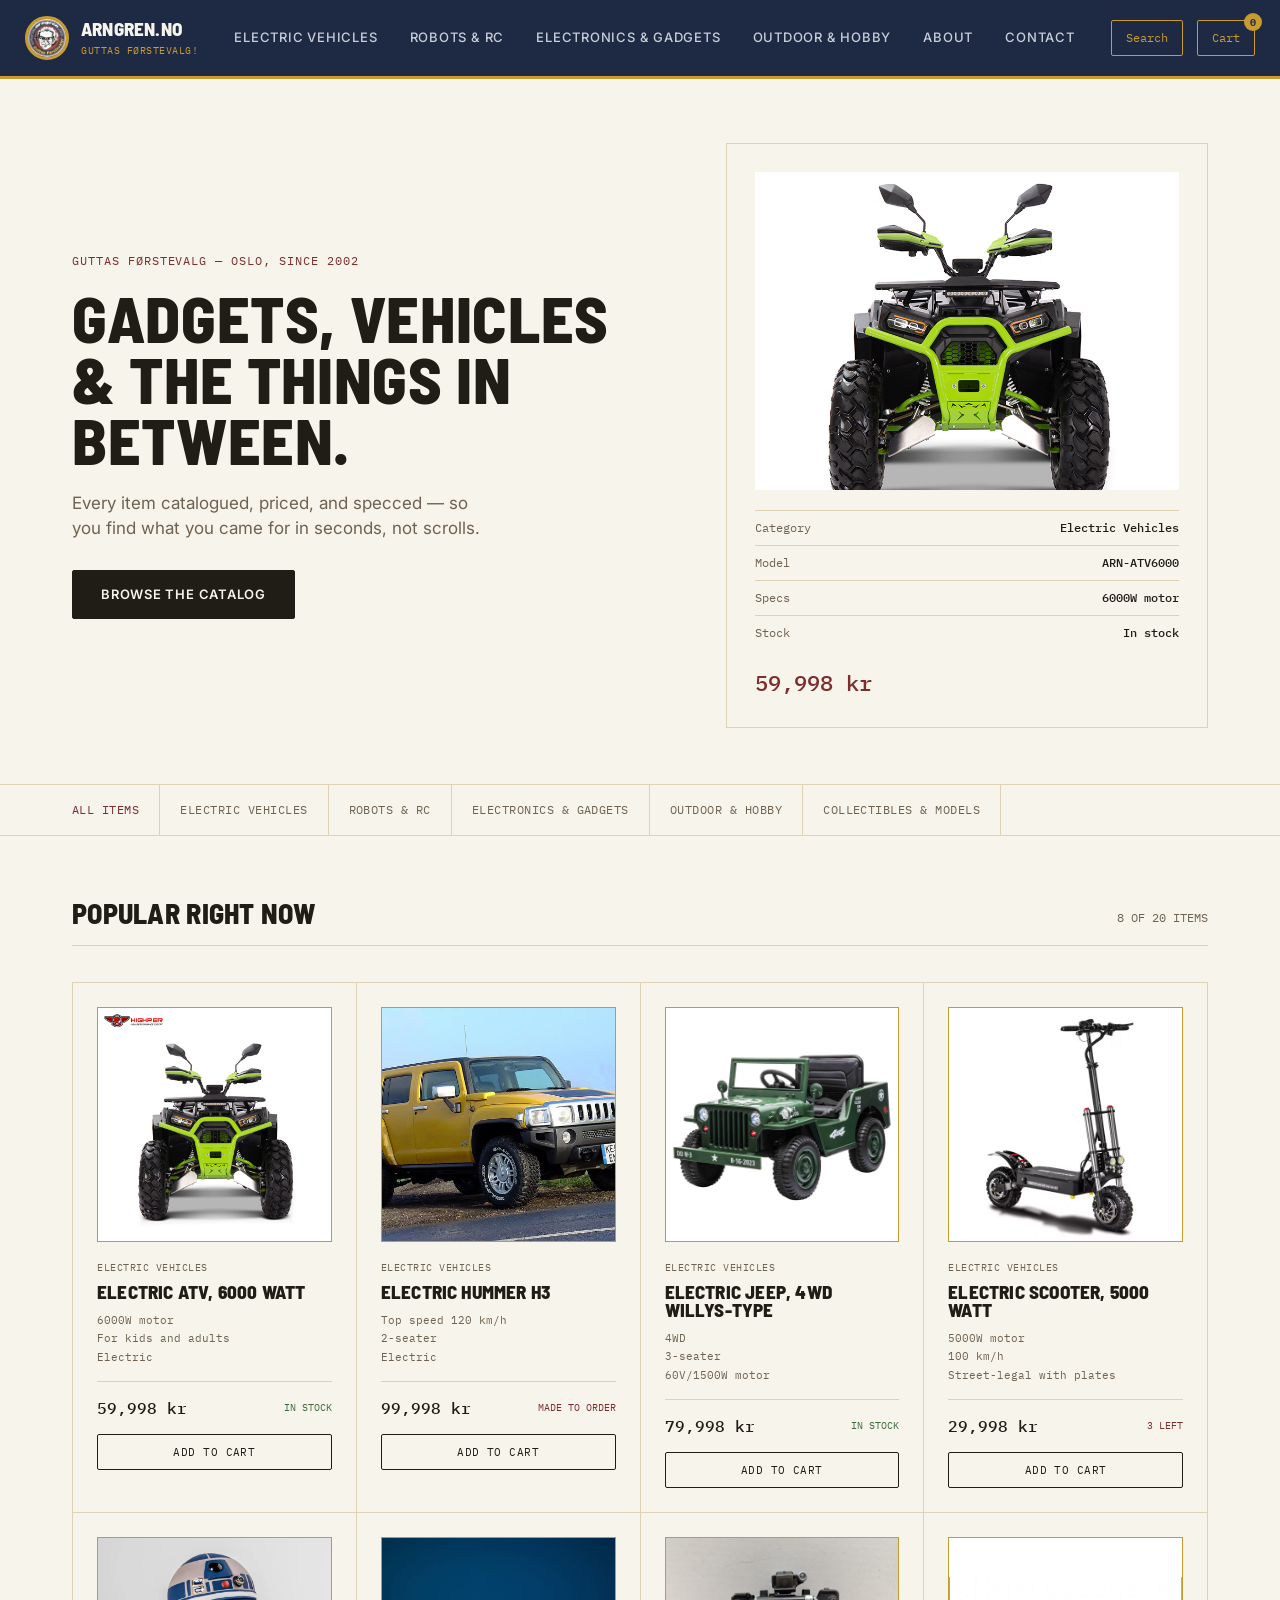
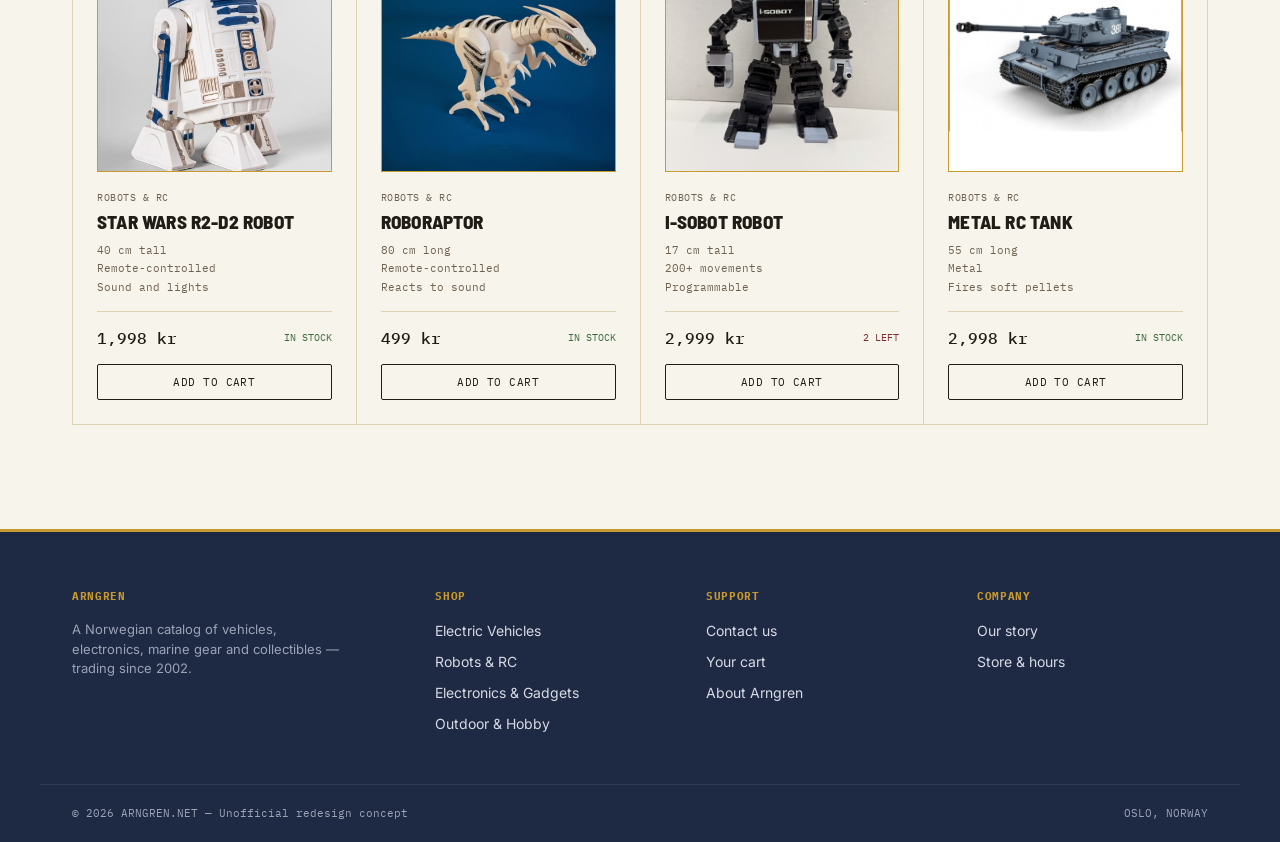
<file: index.html>
<!DOCTYPE html>
<html lang="en">
<head>
<meta charset="UTF-8">
<meta name="viewport" content="width=device-width, initial-scale=1.0">
<title>arngren.no — Guttas Førstevalg!</title>
<meta name="description" content="A redesign concept for arngren.net (Arngren Sky Commuter AS) — a Norwegian catalog of electric vehicles, robots, electronics, and hobby gear, trading since 2002.">
<link rel="preconnect" href="https://fonts.googleapis.com">
<link href="https://fonts.googleapis.com/css2?family=Barlow+Semi+Condensed:wght@600;700;800&family=Inter:wght@400;500;600&family=IBM+Plex+Mono:wght@400;500&display=swap" rel="stylesheet">
<link rel="stylesheet" href="css/style.css">
</head>
<body>

<header>
  <div class="header-inner">
    <a href="index.html" class="logo-badge"><img src="images/products/logo.png" alt="Arngren logo" class="logo-img"><span class="logo-text"><span class="name">arngren.no</span><span class="tagline">Guttas Førstevalg!</span></span></a>
    <nav class="primary-nav">
      <a href="shop.html?cat=Electric%20Vehicles">Electric Vehicles</a>
      <a href="shop.html?cat=Robots%20%26%20RC">Robots &amp; RC</a>
      <a href="shop.html?cat=Electronics%20%26%20Gadgets">Electronics &amp; Gadgets</a>
      <a href="shop.html?cat=Outdoor%20%26%20Hobby">Outdoor &amp; Hobby</a>
      <a href="about.html">About</a>
      <a href="contact.html">Contact</a>
    </nav>
    <div class="header-actions">
      <button class="menu-toggle">Menu</button>
      <a href="shop.html" class="icon-btn">Search</a>
      <a href="cart.html" class="icon-btn">Cart <span id="cart-count">0</span></a>
    </div>
  </div>
</header>

<section class="hero">
  <div class="hero-copy">
    <span class="eyebrow">Guttas Førstevalg — Oslo, since 2002</span>
    <h1>Gadgets, vehicles &amp; the things in between.</h1>
    <p>Every item catalogued, priced, and specced — so you find what you came for in seconds, not scrolls.</p>
    <a href="shop.html" class="btn-primary">Browse the catalog</a>
  </div>
  <div class="hero-plate" id="hero-plate"></div>
</section>

<div class="rail">
  <div class="rail-inner">
    <a href="shop.html" class="active">All items</a>
    <a href="shop.html?cat=Electric%20Vehicles">Electric Vehicles</a>
    <a href="shop.html?cat=Robots%20%26%20RC">Robots &amp; RC</a>
    <a href="shop.html?cat=Electronics%20%26%20Gadgets">Electronics &amp; Gadgets</a>
    <a href="shop.html?cat=Outdoor%20%26%20Hobby">Outdoor &amp; Hobby</a>
    <a href="shop.html?cat=Collectibles%20%26%20Models">Collectibles &amp; Models</a>
  </div>
</div>

<section class="section" id="browse">
  <div class="section-head">
    <h2>Popular right now</h2>
    <span class="count mono">8 OF 20 ITEMS</span>
  </div>
  <div class="grid grid-4" id="product-grid"></div>
</section>

<footer>
  <div class="footer-inner">
    <div class="footer-col">
      <h4>Arngren</h4>
      <p>A Norwegian catalog of vehicles, electronics, marine gear and collectibles — trading since 2002.</p>
    </div>
    <div class="footer-col">
      <h4>Shop</h4>
      <a href="shop.html?cat=Electric%20Vehicles">Electric Vehicles</a>
      <a href="shop.html?cat=Robots%20%26%20RC">Robots &amp; RC</a>
      <a href="shop.html?cat=Electronics%20%26%20Gadgets">Electronics &amp; Gadgets</a>
      <a href="shop.html?cat=Outdoor%20%26%20Hobby">Outdoor &amp; Hobby</a>
    </div>
    <div class="footer-col">
      <h4>Support</h4>
      <a href="contact.html">Contact us</a>
      <a href="cart.html">Your cart</a>
      <a href="about.html">About Arngren</a>
    </div>
    <div class="footer-col">
      <h4>Company</h4>
      <a href="about.html">Our story</a>
      <a href="contact.html">Store &amp; hours</a>
    </div>
  </div>
  <div class="footer-bottom">
    <span>© 2026 ARNGREN.NET — Unofficial redesign concept</span>
    <span>OSLO, NORWAY</span>
  </div>
</footer>

<script src="js/products.js"></script>
<script src="js/cart.js"></script>
<script src="js/main.js"></script>
<script>
  const featuredProduct = getProductById(1); // El-ATV 6000 watt
  document.getElementById("hero-plate").innerHTML = `
    <div class="plate-photo">${photoOrPlaceholder(featuredProduct.id, featuredProduct.name)}</div>
    <div class="plate-row"><span>Category</span><strong>${featuredProduct.category}</strong></div>
    <div class="plate-row"><span>Model</span><strong class="mono">${featuredProduct.model}</strong></div>
    <div class="plate-row"><span>Specs</span><strong>${featuredProduct.specs[0]}</strong></div>
    <div class="plate-row"><span>Stock</span><strong>${featuredProduct.stock}</strong></div>
    <div class="plate-price">${formatPrice(featuredProduct.price)}</div>
  `;

  const featured = PRODUCTS.slice(0, 8);
  document.getElementById("product-grid").innerHTML = featured.map(plateHTML).join("");
</script>
</body>
</html>
</file>
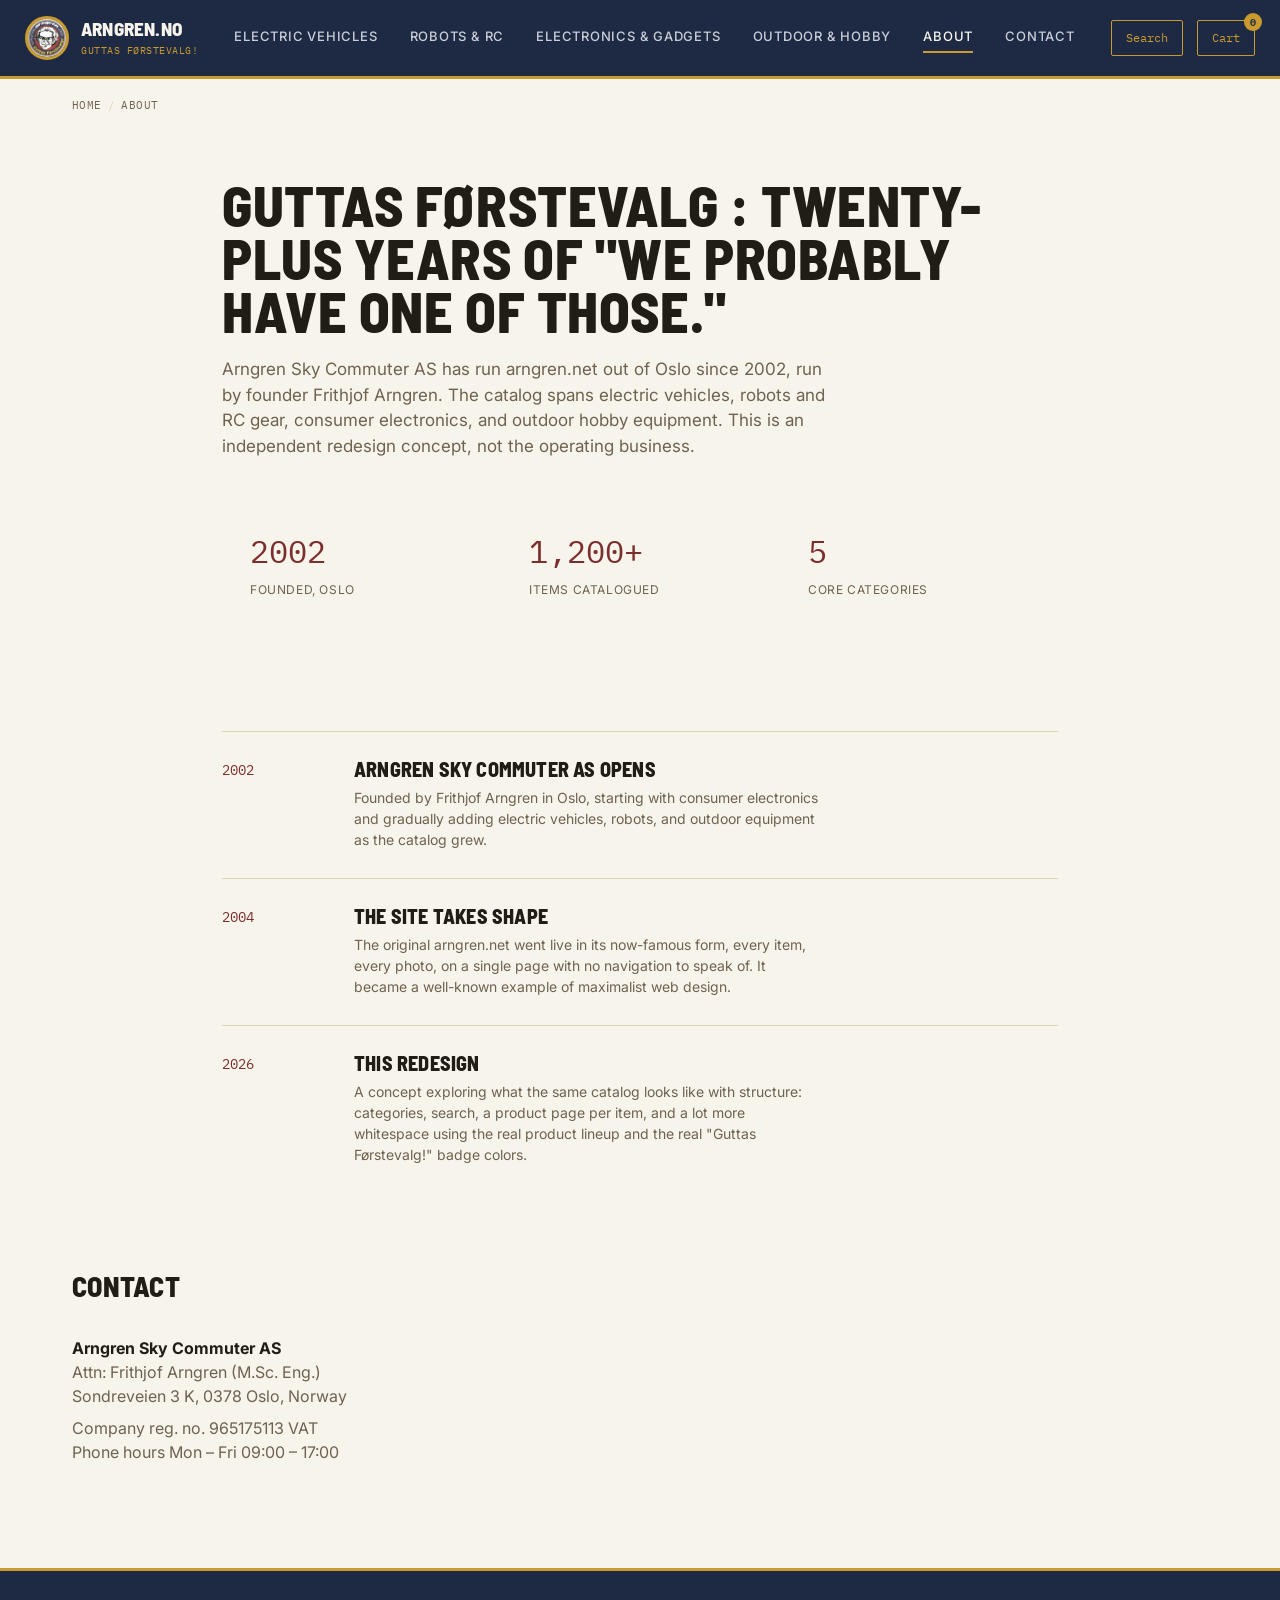
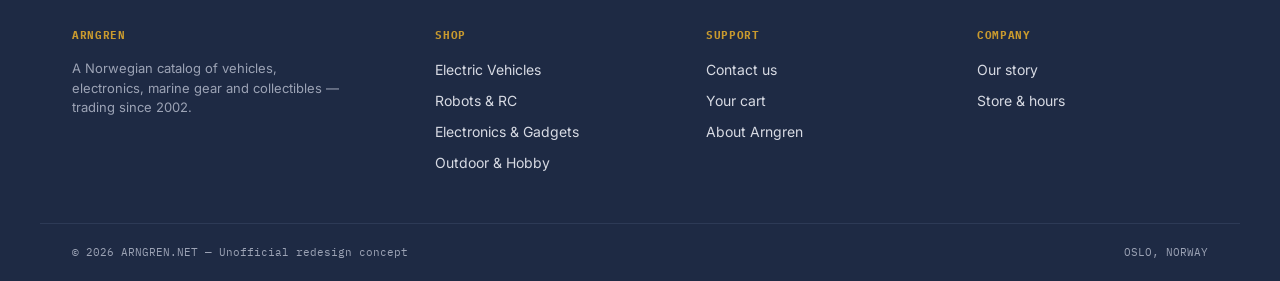
<file: about.html>
<!DOCTYPE html>
<html lang="en">
<head>
<meta charset="UTF-8">
<meta name="viewport" content="width=device-width, initial-scale=1.0">
<title>About — Arngren</title>
<link rel="preconnect" href="https://fonts.googleapis.com">
<link href="https://fonts.googleapis.com/css2?family=Barlow+Semi+Condensed:wght@600;700;800&family=Inter:wght@400;500;600&family=IBM+Plex+Mono:wght@400;500&display=swap" rel="stylesheet">
<link rel="stylesheet" href="css/style.css">
</head>
<body>

<header>
  <div class="header-inner">
    <a href="index.html" class="logo-badge"><img src="images/products/logo.png" alt="Arngren logo" class="logo-img"><span class="logo-text"><span class="name">arngren.no</span><span class="tagline">Guttas Førstevalg!</span></span></a>
    <nav class="primary-nav">
      <a href="shop.html?cat=Electric%20Vehicles">Electric Vehicles</a>
      <a href="shop.html?cat=Robots%20%26%20RC">Robots &amp; RC</a>
      <a href="shop.html?cat=Electronics%20%26%20Gadgets">Electronics &amp; Gadgets</a>
      <a href="shop.html?cat=Outdoor%20%26%20Hobby">Outdoor &amp; Hobby</a>
      <a href="about.html" class="active">About</a>
      <a href="contact.html">Contact</a>
    </nav>
    <div class="header-actions">
      <button class="menu-toggle">Menu</button>
      <a href="shop.html" class="icon-btn">Search</a>
      <a href="cart.html" class="icon-btn">Cart <span id="cart-count">0</span></a>
    </div>
  </div>
</header>

<div class="breadcrumb"><a href="index.html">Home</a><span class="sep">/</span><span>About</span></div>

<section class="about-hero">
  <h1>Guttas Førstevalg : twenty-plus years of "we probably have one of those."</h1>
  <p>Arngren Sky Commuter AS has run arngren.net out of Oslo since 2002, run by founder Frithjof Arngren. The catalog spans electric vehicles, robots and RC gear, consumer electronics, and outdoor hobby equipment. This is an independent redesign concept, not the operating business.</p>
</section>

<div class="stats-row">
  <div class="stat"><div class="num mono">2002</div><div class="label">Founded, Oslo</div></div>
  <div class="stat"><div class="num mono">1,200+</div><div class="label">Items catalogued</div></div>
  <div class="stat"><div class="num mono">5</div><div class="label">Core categories</div></div>
</div>

<div class="timeline">
  <div class="timeline-item">
    <div class="year mono">2002</div>
    <div>
      <h3>Arngren Sky Commuter AS opens</h3>
      <p>Founded by Frithjof Arngren in Oslo, starting with consumer electronics and gradually adding electric vehicles, robots, and outdoor equipment as the catalog grew.</p>
    </div>
  </div>
  <div class="timeline-item">
    <div class="year mono">2004</div>
    <div>
      <h3>The site takes shape</h3>
      <p>The original arngren.net went live in its now-famous form, every item, every photo, on a single page with no navigation to speak of. It became a well-known example of maximalist web design.</p>
    </div>
  </div>
  <div class="timeline-item">
    <div class="year mono">2026</div>
    <div>
      <h3>This redesign</h3>
      <p>A concept exploring what the same catalog looks like with structure: categories, search, a product page per item, and a lot more whitespace using the real product lineup and the real "Guttas Førstevalg!" badge colors.</p>
    </div>
  </div>
</div>

<section class="section" style="padding-top:0;">
  <div class="section-head" style="border:none; padding-bottom:0;">
    <h2>Contact</h2>
  </div>
  <p style="color:var(--steel); max-width:52ch; margin-bottom:8px;"><strong style="color:var(--ink);">Arngren Sky Commuter AS</strong><br>Attn: Frithjof Arngren (M.Sc. Eng.)<br>Sondreveien 3 K, 0378 Oslo, Norway</p>
  <p style="color:var(--steel); max-width:52ch;">Company reg. no. 965175113 VAT </p>
  <p style="color:var(--steel); max-width:52ch;"> Phone hours Mon – Fri 09:00 – 17:00</p>
</section>

<footer>
  <div class="footer-inner">
    <div class="footer-col">
      <h4>Arngren</h4>
      <p>A Norwegian catalog of vehicles, electronics, marine gear and collectibles — trading since 2002.</p>
    </div>
    <div class="footer-col">
      <h4>Shop</h4>
      <a href="shop.html?cat=Electric%20Vehicles">Electric Vehicles</a>
      <a href="shop.html?cat=Robots%20%26%20RC">Robots &amp; RC</a>
      <a href="shop.html?cat=Electronics%20%26%20Gadgets">Electronics &amp; Gadgets</a>
      <a href="shop.html?cat=Outdoor%20%26%20Hobby">Outdoor &amp; Hobby</a>
    </div>
    <div class="footer-col">
      <h4>Support</h4>
      <a href="contact.html">Contact us</a>
      <a href="cart.html">Your cart</a>
      <a href="about.html">About Arngren</a>
    </div>
    <div class="footer-col">
      <h4>Company</h4>
      <a href="about.html">Our story</a>
      <a href="contact.html">Store &amp; hours</a>
    </div>
  </div>
  <div class="footer-bottom">
    <span>© 2026 ARNGREN.NET — Unofficial redesign concept</span>
    <span>OSLO, NORWAY</span>
  </div>
</footer>

<script src="js/products.js"></script>
<script src="js/cart.js"></script>
<script src="js/main.js"></script>
</body>
</html>
</file>
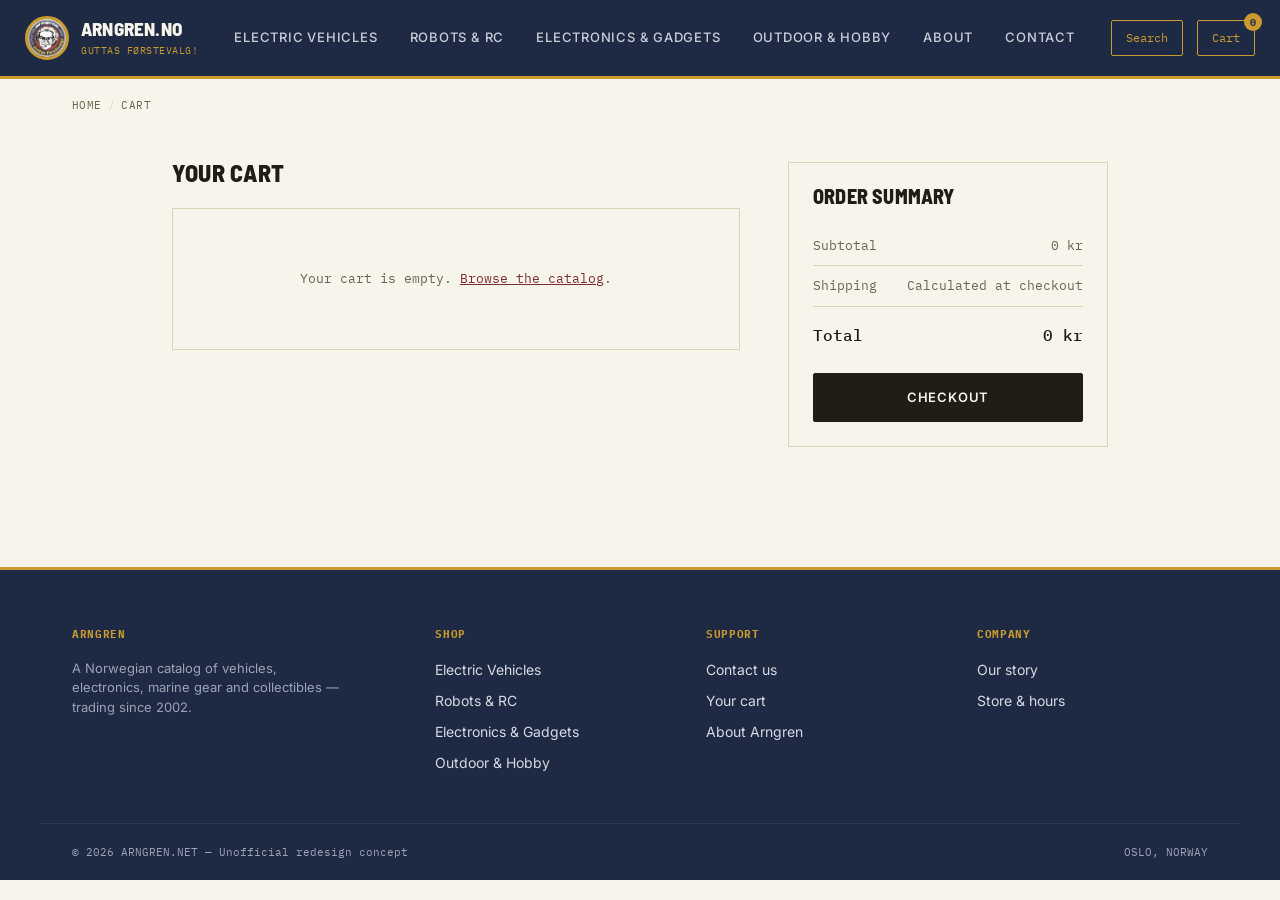
<file: cart.html>
<!DOCTYPE html>
<html lang="en">
<head>
<meta charset="UTF-8">
<meta name="viewport" content="width=device-width, initial-scale=1.0">
<title>Your Cart — Arngren</title>
<link rel="preconnect" href="https://fonts.googleapis.com">
<link href="https://fonts.googleapis.com/css2?family=Barlow+Semi+Condensed:wght@600;700;800&family=Inter:wght@400;500;600&family=IBM+Plex+Mono:wght@400;500&display=swap" rel="stylesheet">
<link rel="stylesheet" href="css/style.css">
</head>
<body>

<header>
  <div class="header-inner">
    <a href="index.html" class="logo-badge"><img src="images/products/logo.png" alt="Arngren logo" class="logo-img"><span class="logo-text"><span class="name">arngren.no</span><span class="tagline">Guttas Førstevalg!</span></span></a>
    <nav class="primary-nav">
      <a href="shop.html?cat=Electric%20Vehicles">Electric Vehicles</a>
      <a href="shop.html?cat=Robots%20%26%20RC">Robots &amp; RC</a>
      <a href="shop.html?cat=Electronics%20%26%20Gadgets">Electronics &amp; Gadgets</a>
      <a href="shop.html?cat=Outdoor%20%26%20Hobby">Outdoor &amp; Hobby</a>
      <a href="about.html">About</a>
      <a href="contact.html">Contact</a>
    </nav>
    <div class="header-actions">
      <button class="menu-toggle">Menu</button>
      <a href="shop.html" class="icon-btn">Search</a>
      <a href="cart.html" class="icon-btn">Cart <span id="cart-count">0</span></a>
    </div>
  </div>
</header>

<div class="breadcrumb"><a href="index.html">Home</a><span class="sep">/</span><span>Cart</span></div>

<div class="cart-layout">
  <div>
    <h2 style="margin-bottom:24px;">Your cart</h2>
    <div id="cart-items"></div>
  </div>
  <div class="summary">
    <h3>Order summary</h3>
    <div class="row"><span>Subtotal</span><span id="subtotal" class="mono">0 kr</span></div>
    <div class="row"><span>Shipping</span><span class="mono">Calculated at checkout</span></div>
    <div class="row total"><span>Total</span><span id="total" class="mono">0 kr</span></div>
    <a href="#" class="btn-primary" onclick="alert('This is a design concept — checkout isn\'t wired up.'); return false;">Checkout</a>
  </div>
</div>

<footer>
  <div class="footer-inner">
    <div class="footer-col">
      <h4>Arngren</h4>
      <p>A Norwegian catalog of vehicles, electronics, marine gear and collectibles — trading since 2002.</p>
    </div>
    <div class="footer-col">
      <h4>Shop</h4>
      <a href="shop.html?cat=Electric%20Vehicles">Electric Vehicles</a>
      <a href="shop.html?cat=Robots%20%26%20RC">Robots &amp; RC</a>
      <a href="shop.html?cat=Electronics%20%26%20Gadgets">Electronics &amp; Gadgets</a>
      <a href="shop.html?cat=Outdoor%20%26%20Hobby">Outdoor &amp; Hobby</a>
    </div>
    <div class="footer-col">
      <h4>Support</h4>
      <a href="contact.html">Contact us</a>
      <a href="cart.html">Your cart</a>
      <a href="about.html">About Arngren</a>
    </div>
    <div class="footer-col">
      <h4>Company</h4>
      <a href="about.html">Our story</a>
      <a href="contact.html">Store &amp; hours</a>
    </div>
  </div>
  <div class="footer-bottom">
    <span>© 2026 ARNGREN.NET — Unofficial redesign concept</span>
    <span>OSLO, NORWAY</span>
  </div>
</footer>

<script src="js/products.js"></script>
<script src="js/cart.js"></script>
<script src="js/main.js"></script>
<script>
  function renderCartPage(){
    const cart = getCart();
    const itemsEl = document.getElementById("cart-items");

    if(cart.length === 0){
      itemsEl.innerHTML = `<div class="empty-state" style="border:1px solid var(--hairline);">Your cart is empty. <a href="shop.html" style="color:var(--signal); text-decoration:underline;">Browse the catalog</a>.</div>`;
      document.getElementById("subtotal").textContent = formatPrice(0);
      document.getElementById("total").textContent = formatPrice(0);
      return;
    }

    let subtotal = 0;
    itemsEl.innerHTML = cart.map(item => {
      const p = getProductById(item.id);
      if(!p) return "";
      const lineTotal = p.price * item.qty;
      subtotal += lineTotal;
      return `
        <div class="cart-item">
          <div class="thumb">${photoOrPlaceholder(p.id, p.name)}</div>
          <div>
            <h4>${p.name}</h4>
            <div class="meta">${p.model} · ${formatPrice(p.price)} each</div>
            <button class="remove" onclick="removeFromCart(${p.id}); renderCartPage();">Remove</button>
          </div>
          <div class="qty-control">
            <button onclick="updateCartQty(${p.id}, ${item.qty - 1}); renderCartPage();">−</button>
            <span>${item.qty}</span>
            <button onclick="updateCartQty(${p.id}, ${item.qty + 1}); renderCartPage();">+</button>
          </div>
          <div class="line-price">${formatPrice(lineTotal)}</div>
        </div>
      `;
    }).join("");

    document.getElementById("subtotal").textContent = formatPrice(subtotal);
    document.getElementById("total").textContent = formatPrice(subtotal);
  }

  renderCartPage();
</script>
</body>
</html>
</file>
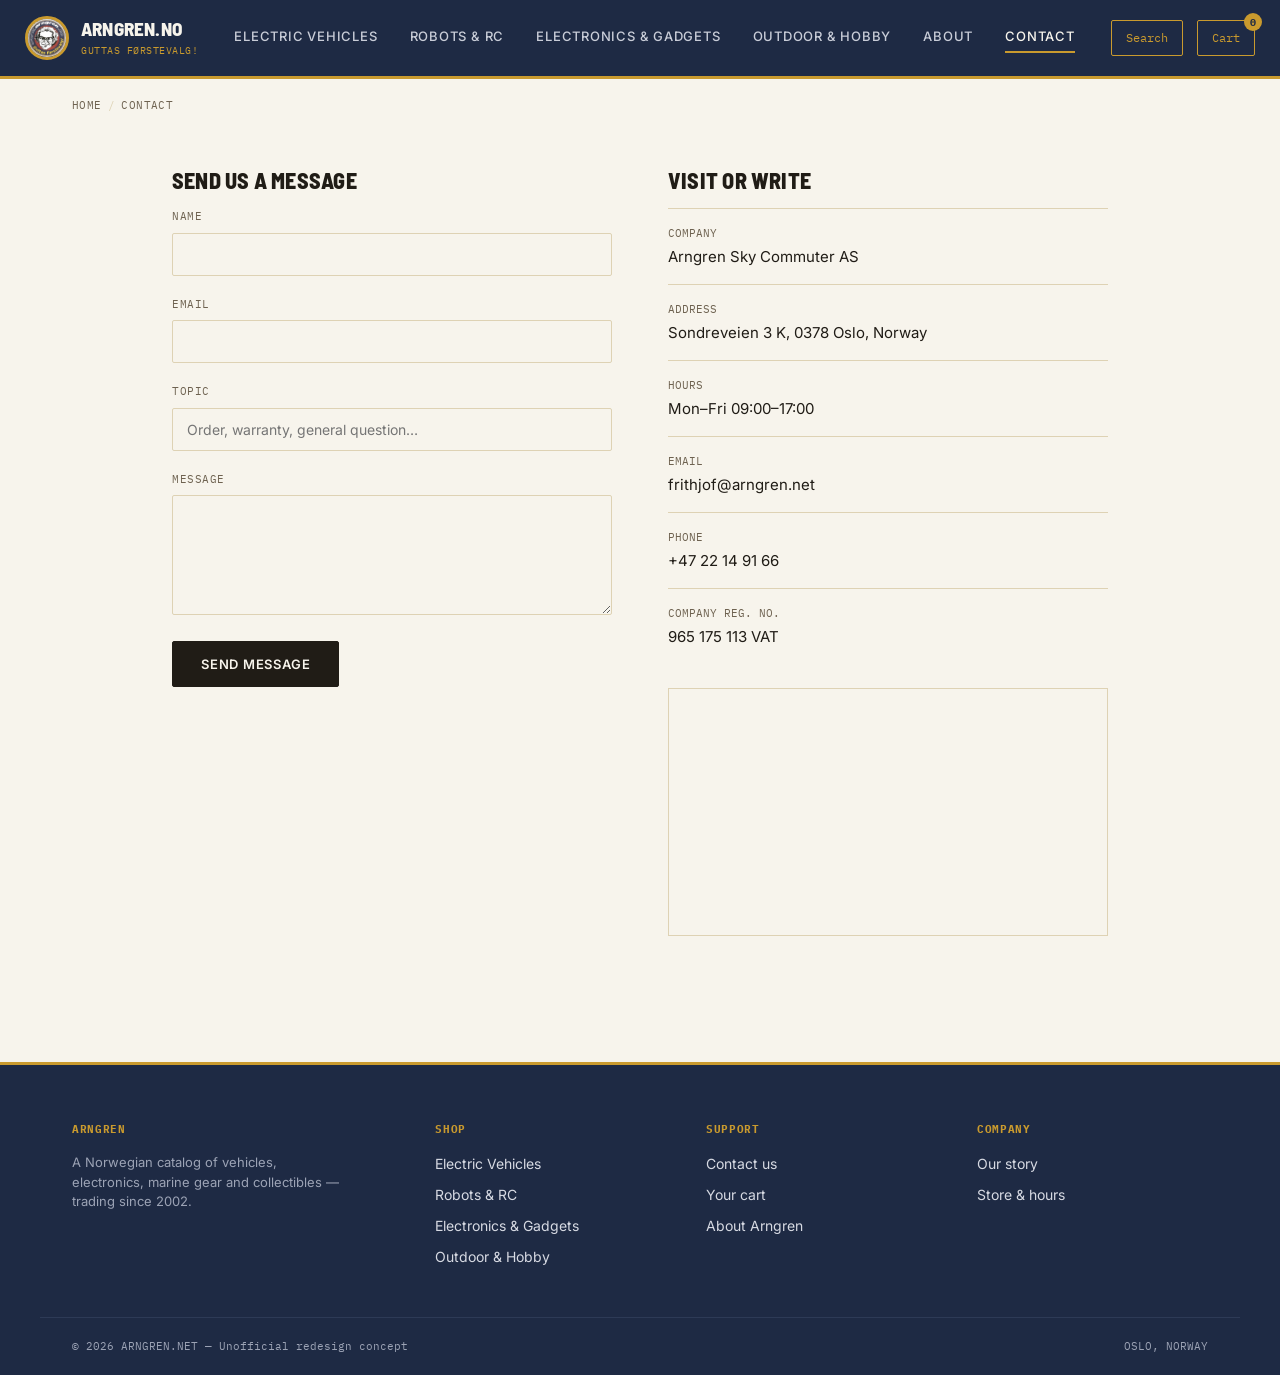
<file: contact.html>
<!DOCTYPE html>
<html lang="en">
<head>
<meta charset="UTF-8">
<meta name="viewport" content="width=device-width, initial-scale=1.0">
<title>Contact — Arngren</title>
<link rel="preconnect" href="https://fonts.googleapis.com">
<link href="https://fonts.googleapis.com/css2?family=Barlow+Semi+Condensed:wght@600;700;800&family=Inter:wght@400;500;600&family=IBM+Plex+Mono:wght@400;500&display=swap" rel="stylesheet">
<link rel="stylesheet" href="css/style.css">
</head>
<body>

<header>
  <div class="header-inner">
    <a href="index.html" class="logo-badge"><img src="images/products/logo.png" alt="Arngren logo" class="logo-img"><span class="logo-text"><span class="name">arngren.no</span><span class="tagline">Guttas Førstevalg!</span></span></a>
    <nav class="primary-nav">
      <a href="shop.html?cat=Electric%20Vehicles">Electric Vehicles</a>
      <a href="shop.html?cat=Robots%20%26%20RC">Robots &amp; RC</a>
      <a href="shop.html?cat=Electronics%20%26%20Gadgets">Electronics &amp; Gadgets</a>
      <a href="shop.html?cat=Outdoor%20%26%20Hobby">Outdoor &amp; Hobby</a>
      <a href="about.html">About</a>
      <a href="contact.html" class="active">Contact</a>
    </nav>
    <div class="header-actions">
      <button class="menu-toggle">Menu</button>
      <a href="shop.html" class="icon-btn">Search</a>
      <a href="cart.html" class="icon-btn">Cart <span id="cart-count">0</span></a>
    </div>
  </div>
</header>

<div class="breadcrumb"><a href="index.html">Home</a><span class="sep">/</span><span>Contact</span></div>

<section class="contact-layout">
  <div class="contact-form">
    <h3 style="font-size:22px; margin-bottom:18px;">Send us a message</h3>
    <form id="contact-form">
      <div class="field">
        <label for="name">Name</label>
        <input type="text" id="name" required>
      </div>
      <div class="field">
        <label for="email">Email</label>
        <input type="email" id="email" required>
      </div>
      <div class="field">
        <label for="topic">Topic</label>
        <input type="text" id="topic" placeholder="Order, warranty, general question…">
      </div>
      <div class="field">
        <label for="message">Message</label>
        <textarea id="message" required></textarea>
      </div>
      <button type="submit" class="btn-primary">Send message</button>
      <div class="form-success" id="form-success">Thanks — this is a design concept, so nothing was actually sent.</div>
    </form>
  </div>

  <div class="contact-info">
    <h3>Visit or write</h3>
    <div class="info-row">
      <div class="k mono">Company</div>
      <div class="v">Arngren Sky Commuter AS</div>
    </div>
    <div class="info-row">
      <div class="k mono">Address</div>
      <div class="v">Sondreveien 3 K, 0378 Oslo, Norway</div>
    </div>
    <div class="info-row">
      <div class="k mono">Hours</div>
      <div class="v">Mon–Fri 09:00–17:00</div>
    </div>
    <div class="info-row">
      <div class="k mono">Email</div>
      <div class="v">frithjof@arngren.net</div>
    </div>
    <div class="info-row">
      <div class="k mono">Phone</div>
      <div class="v">+47 22 14 91 66</div>
    </div>
    <div class="info-row">
      <div class="k mono">Company reg. no.</div>
      <div class="v">965 175 113 VAT</div>
    </div>
    <iframe
      class="map-block"
      src="https://www.google.com/maps?q=Sondreveien+3+K,+0378+Oslo,+Norway&output=embed"
      loading="lazy"
      referrerpolicy="no-referrer-when-downgrade">
    </iframe>
  </div>
</section>

<footer>
  <div class="footer-inner">
    <div class="footer-col">
      <h4>Arngren</h4>
      <p>A Norwegian catalog of vehicles, electronics, marine gear and collectibles — trading since 2002.</p>
    </div>
    <div class="footer-col">
      <h4>Shop</h4>
      <a href="shop.html?cat=Electric%20Vehicles">Electric Vehicles</a>
      <a href="shop.html?cat=Robots%20%26%20RC">Robots &amp; RC</a>
      <a href="shop.html?cat=Electronics%20%26%20Gadgets">Electronics &amp; Gadgets</a>
      <a href="shop.html?cat=Outdoor%20%26%20Hobby">Outdoor &amp; Hobby</a>
    </div>
    <div class="footer-col">
      <h4>Support</h4>
      <a href="contact.html">Contact us</a>
      <a href="cart.html">Your cart</a>
      <a href="about.html">About Arngren</a>
    </div>
    <div class="footer-col">
      <h4>Company</h4>
      <a href="about.html">Our story</a>
      <a href="contact.html">Store &amp; hours</a>
    </div>
  </div>
  <div class="footer-bottom">
    <span>© 2026 ARNGREN.NET — Unofficial redesign concept</span>
    <span>OSLO, NORWAY</span>
  </div>
</footer>

<script src="js/products.js"></script>
<script src="js/cart.js"></script>
<script src="js/main.js"></script>
<script>
  document.getElementById("contact-form").addEventListener("submit", (e) => {
    e.preventDefault();
    document.getElementById("form-success").classList.add("show");
    e.target.reset();
  });
</script>
</body>
</html>
</file>
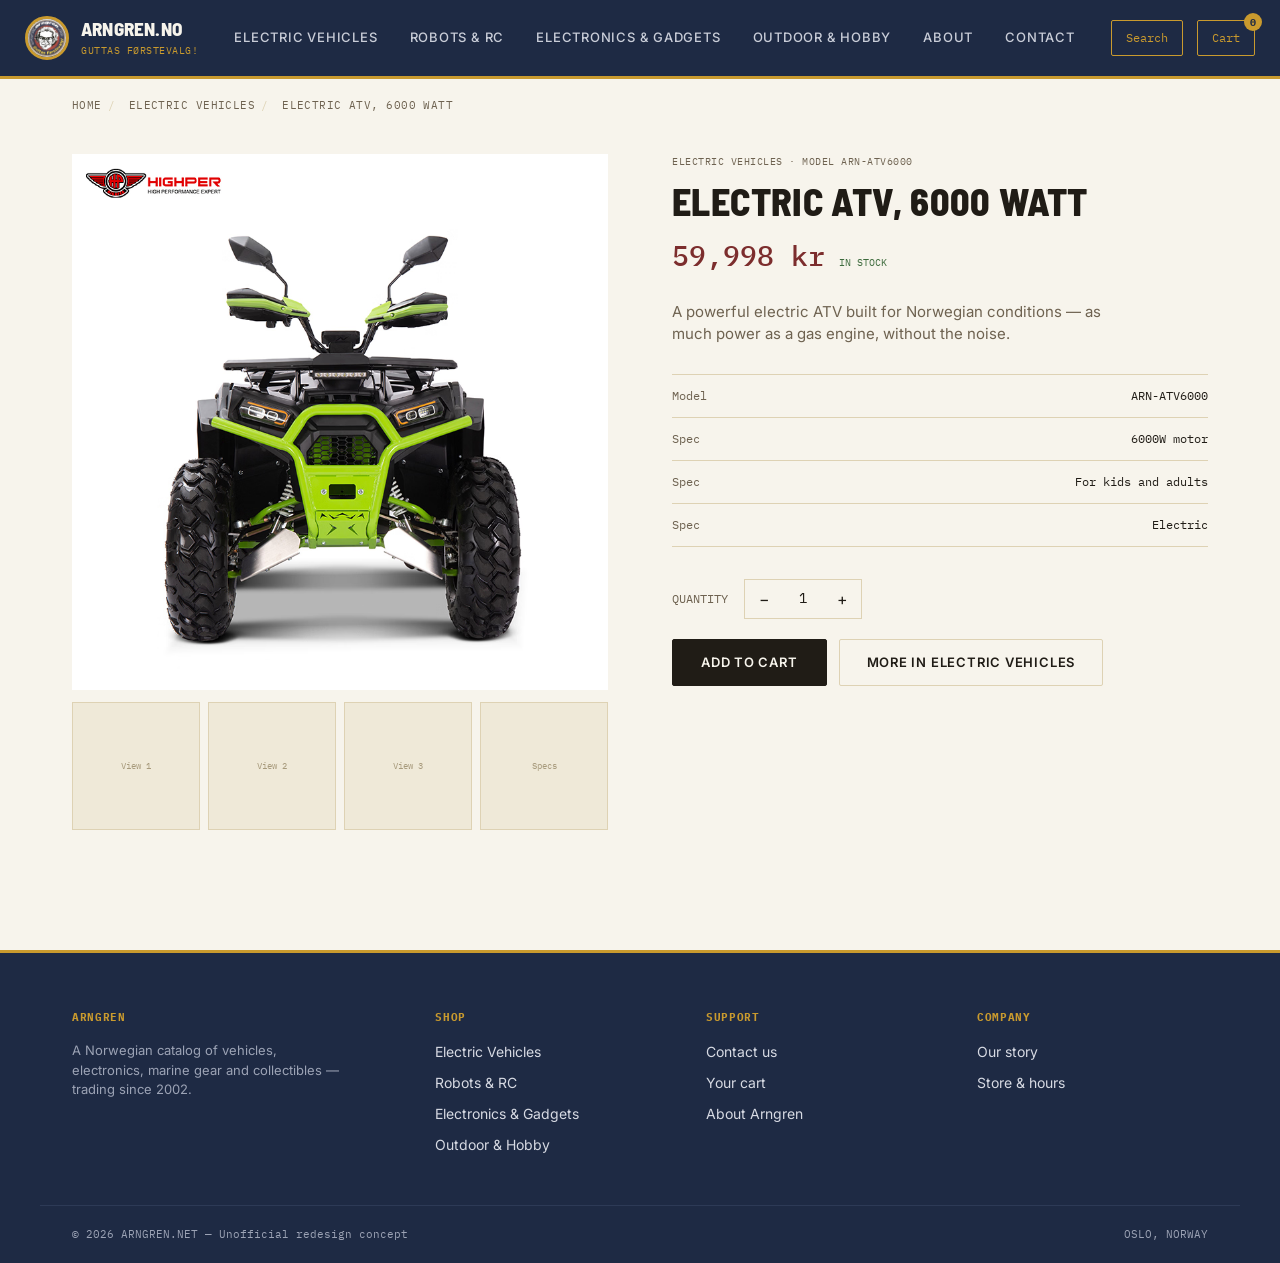
<file: product.html>
<!DOCTYPE html>
<html lang="en">
<head>
<meta charset="UTF-8">
<meta name="viewport" content="width=device-width, initial-scale=1.0">
<title>Product — Arngren</title>
<link rel="preconnect" href="https://fonts.googleapis.com">
<link href="https://fonts.googleapis.com/css2?family=Barlow+Semi+Condensed:wght@600;700;800&family=Inter:wght@400;500;600&family=IBM+Plex+Mono:wght@400;500&display=swap" rel="stylesheet">
<link rel="stylesheet" href="css/style.css">
</head>
<body>

<header>
  <div class="header-inner">
    <a href="index.html" class="logo-badge"><img src="images/products/logo.png" alt="Arngren logo" class="logo-img"><span class="logo-text"><span class="name">arngren.no</span><span class="tagline">Guttas Førstevalg!</span></span></a>
    <nav class="primary-nav">
      <a href="shop.html?cat=Electric%20Vehicles">Electric Vehicles</a>
      <a href="shop.html?cat=Robots%20%26%20RC">Robots &amp; RC</a>
      <a href="shop.html?cat=Electronics%20%26%20Gadgets">Electronics &amp; Gadgets</a>
      <a href="shop.html?cat=Outdoor%20%26%20Hobby">Outdoor &amp; Hobby</a>
      <a href="about.html">About</a>
      <a href="contact.html">Contact</a>
    </nav>
    <div class="header-actions">
      <button class="menu-toggle">Menu</button>
      <a href="shop.html" class="icon-btn">Search</a>
      <a href="cart.html" class="icon-btn">Cart <span id="cart-count">0</span></a>
    </div>
  </div>
</header>

<div class="breadcrumb">
  <a href="index.html">Home</a><span class="sep">/</span>
  <a href="shop.html" id="crumb-cat">Shop</a><span class="sep">/</span>
  <span id="crumb-name">Product</span>
</div>

<div id="product-root"></div>

<footer>
  <div class="footer-inner">
    <div class="footer-col">
      <h4>Arngren</h4>
      <p>A Norwegian catalog of vehicles, electronics, marine gear and collectibles — trading since 2002.</p>
    </div>
    <div class="footer-col">
      <h4>Shop</h4>
      <a href="shop.html?cat=Electric%20Vehicles">Electric Vehicles</a>
      <a href="shop.html?cat=Robots%20%26%20RC">Robots &amp; RC</a>
      <a href="shop.html?cat=Electronics%20%26%20Gadgets">Electronics &amp; Gadgets</a>
      <a href="shop.html?cat=Outdoor%20%26%20Hobby">Outdoor &amp; Hobby</a>
    </div>
    <div class="footer-col">
      <h4>Support</h4>
      <a href="contact.html">Contact us</a>
      <a href="cart.html">Your cart</a>
      <a href="about.html">About Arngren</a>
    </div>
    <div class="footer-col">
      <h4>Company</h4>
      <a href="about.html">Our story</a>
      <a href="contact.html">Store &amp; hours</a>
    </div>
  </div>
  <div class="footer-bottom">
    <span>© 2026 ARNGREN.NET — Unofficial redesign concept</span>
    <span>OSLO, NORWAY</span>
  </div>
</footer>

<script src="js/products.js"></script>
<script src="js/cart.js"></script>
<script src="js/main.js"></script>
<script>
  const params = new URLSearchParams(window.location.search);
  const id = Number(params.get("id")) || PRODUCTS[0].id;
  const p = getProductById(id) || PRODUCTS[0];
  let qty = 1;

  document.title = `${p.name} — Arngren`;
  document.getElementById("crumb-cat").textContent = p.category;
  document.getElementById("crumb-cat").href = `shop.html?cat=${encodeURIComponent(p.category)}`;
  document.getElementById("crumb-name").textContent = p.name;

  function renderDetail(){
    document.getElementById("product-root").innerHTML = `
      <div class="product-detail">
        <div class="product-gallery">
          <div class="main-photo">${photoOrPlaceholder(p.id, p.name)}</div>
          <div class="thumb-row">
            <div>View 1</div><div>View 2</div><div>View 3</div><div>Specs</div>
          </div>
        </div>
        <div class="product-info">
          <div class="plate-tag mono">${p.category} · Model ${p.model}</div>
          <h1>${p.name}</h1>
          <div class="price-row">
            <span class="price mono">${formatPrice(p.price)}</span>
            <span class="stock ${p.low ? 'low' : ''}">${p.stock}</span>
          </div>
          <p class="desc">${p.desc}</p>

          <div class="spec-table">
            <div class="row"><span>Model</span><span>${p.model}</span></div>
            ${p.specs.map(s => `<div class="row"><span>Spec</span><span>${s}</span></div>`).join("")}
          </div>

          <div class="qty-row">
            <span class="mono" style="font-size:12px; color:var(--steel); text-transform:uppercase;">Quantity</span>
            <div class="qty-control">
              <button id="qty-minus">−</button>
              <span id="qty-display">${qty}</span>
              <button id="qty-plus">+</button>
            </div>
          </div>

          <div class="detail-actions">
            <button class="btn-primary" id="add-btn">Add to cart</button>
            <a href="shop.html?cat=${encodeURIComponent(p.category)}" class="btn-secondary">More in ${p.category}</a>
          </div>
          <div class="added-msg" id="added-msg">Added to cart ✓</div>
        </div>
      </div>
    `;

    document.getElementById("qty-minus").addEventListener("click", () => {
      qty = Math.max(1, qty - 1);
      document.getElementById("qty-display").textContent = qty;
    });
    document.getElementById("qty-plus").addEventListener("click", () => {
      qty += 1;
      document.getElementById("qty-display").textContent = qty;
    });
    document.getElementById("add-btn").addEventListener("click", () => {
      addToCart(p.id, qty);
      const msg = document.getElementById("added-msg");
      msg.classList.add("show");
      setTimeout(() => msg.classList.remove("show"), 2000);
    });
  }

  renderDetail();
</script>
</body>
</html>
</file>
<file: css/style.css>
/* ==========================================================
   Paper #F7F4EC · Ink #201C16 · Steel #6E6250
   Hairline #DED2B4 · Burgundy #7C2D2D · Navy #1E2A44 · Gold #C99A2E
   ========================================================== */

:root{
  --paper:#F7F4EC;
  --ink:#201C16;
  --steel:#6E6250;
  --hairline:#DED2B4;
  --signal:#7C2D2D;
  --navy:#1E2A44;
  --gold:#C99A2E;
  --ok:#3D6B3D;
}
*{box-sizing:border-box; margin:0; padding:0;}
html{scroll-behavior:smooth;}
body{
  background:var(--paper);
  color:var(--ink);
  font-family:'Inter', sans-serif;
  line-height:1.5;
  -webkit-font-smoothing:antialiased;
}
h1,h2,h3,.display{
  font-family:'Barlow Semi Condensed', sans-serif;
  font-weight:800;
  text-transform:uppercase;
  letter-spacing:0.01em;
  line-height:0.95;
}
.mono{ font-family:'IBM Plex Mono', monospace; }
a{color:inherit; text-decoration:none;}
img{display:block; max-width:100%;}
button{font-family:inherit; cursor:pointer;}
:focus-visible{outline:2px solid var(--signal); outline-offset:2px;}

/* ---------- Header ---------- */
header{
  position:sticky; top:0; z-index:50;
  background:var(--navy);
  border-bottom:3px solid var(--gold);
}
.header-inner{
  max-width:none; margin:0;
  display:flex; align-items:center; justify-content:space-between;
  padding:16px 25px;
}

.logo-badge{ display:flex; align-items:center; gap:12px; }
.logo-img{
  width:44px; height:44px; border-radius:50%;
  object-fit:cover; flex-shrink:0;
  border:3px solid var(--gold);
}
.logo-text{ line-height:1.1; }
.logo-text .name{
  font-family:'Barlow Semi Condensed', sans-serif;
  font-weight:800; font-size:19px; color:var(--paper);
  text-transform:uppercase; letter-spacing:0.01em; display:block;
}
.logo-text .tagline{
  font-family:'IBM Plex Mono', monospace;
  font-size:10px; color:var(--gold);
  text-transform:uppercase; letter-spacing:0.05em;
}
nav.primary-nav{display:flex; gap:32px;}
nav.primary-nav a{
  font-size:13px; font-weight:500;
  text-transform:uppercase;
  letter-spacing:0.06em;
  color:#C9CDD8;
  transition:color .15s ease;
  padding:4px 0;
}
nav.primary-nav a:hover, nav.primary-nav a.active{color:var(--paper); border-bottom:2px solid var(--gold);}
.header-actions{display:flex; align-items:center; gap:14px;}
.icon-btn{
  font-size:12px; font-family:'IBM Plex Mono', monospace;
  color:var(--gold);
  border:1px solid var(--gold);
  padding:8px 14px;
  border-radius:2px;
  background:none;
  position:relative;
  transition:background .15s ease, color .15s ease;
}
.icon-btn:hover{color:var(--navy); background:var(--gold); border-color:var(--gold);}
#cart-count{
  position:absolute; top:-8px; right:-8px;
  background:var(--gold); color:var(--navy);
  font-size:10px; width:18px; height:18px;
  border-radius:50%; display:flex; align-items:center; justify-content:center;
  font-weight:700;
}

/* ---------- Breadcrumb ---------- */
.breadcrumb{
  max-width:1200px; margin:0 auto;
  padding:18px 32px 0;
  font-family:'IBM Plex Mono', monospace;
  font-size:11px; color:var(--steel); text-transform:uppercase; letter-spacing:0.04em;
}
.breadcrumb a:hover{color:var(--signal);}
.breadcrumb .sep{margin:0 6px; color:var(--hairline);}

/* ---------- Hero ---------- */
.hero{
  max-width:1200px; margin:0 auto;
  padding:64px 32px 56px;
  display:grid;
  grid-template-columns:1.1fr 0.9fr;
  gap:64px;
  align-items:center;
}
.hero-copy .eyebrow{
  font-family:'IBM Plex Mono', monospace;
  font-size:12px; letter-spacing:0.08em;
  color:var(--signal); text-transform:uppercase;
  margin-bottom:18px; display:block;
}
.hero-copy h1{ font-size:clamp(36px, 5vw, 64px); margin-bottom:20px; }
.hero-copy p{ font-size:17px; color:var(--steel); max-width:38ch; margin-bottom:28px; }

.btn-primary{
  display:inline-block;
  background:var(--ink); color:var(--paper);
  padding:14px 28px;
  font-size:13px; font-weight:600;
  text-transform:uppercase; letter-spacing:0.06em;
  border-radius:2px; border:1px solid var(--ink);
  transition:background .15s ease, color .15s ease;
}
.btn-primary:hover{background:var(--signal); border-color:var(--signal);}
.btn-secondary{
  display:inline-block;
  background:none; color:var(--ink);
  padding:13px 27px;
  font-size:13px; font-weight:600;
  text-transform:uppercase; letter-spacing:0.06em;
  border-radius:2px; border:1px solid var(--hairline);
  transition:border-color .15s ease;
}
.btn-secondary:hover{border-color:var(--ink);}

.hero-plate{ border:1px solid var(--hairline); padding:28px; }
.plate-photo{
  aspect-ratio:4/3;
  background:linear-gradient(135deg, #EFE9D8 0%, #DED2B4 100%);
  display:flex; align-items:center; justify-content:center;
  color:var(--steel); font-family:'IBM Plex Mono', monospace; font-size:12px;
  margin-bottom:20px; overflow:hidden;
}
.plate-photo img{ width:100%; height:100%; object-fit:cover; }
.plate-row{
  display:flex; justify-content:space-between;
  font-family:'IBM Plex Mono', monospace;
  font-size:12px; color:var(--steel);
  padding:8px 0; border-top:1px solid var(--hairline);
}
.plate-row:first-of-type{border-top:none;}
.plate-row strong{color:var(--ink); font-weight:500;}
.plate-price{
  font-family:'IBM Plex Mono', monospace;
  font-size:22px; color:var(--signal); font-weight:500;
  margin-top:16px;
}

/* ---------- Category rail ---------- */
.rail{ border-top:1px solid var(--hairline); border-bottom:1px solid var(--hairline); overflow-x:auto; }
.rail-inner{ max-width:1200px; margin:0 auto; display:flex; padding:0 32px; }
.rail button, .rail a{
  font-family:'IBM Plex Mono', monospace;
  font-size:12px; letter-spacing:0.04em; text-transform:uppercase;
  color:var(--steel); padding:16px 20px; white-space:nowrap;
  border-right:1px solid var(--hairline); border-top:none; border-bottom:none; border-left:none;
  background:none; transition:color .15s ease;
}
.rail button:first-child, .rail a:first-child{padding-left:0;}
.rail button:hover, .rail a:hover, .rail button.active, .rail a.active{color:var(--signal);}

/* ---------- Section heading ---------- */
.section{ max-width:1200px; margin:0 auto; padding:64px 32px; }
.section-head{
  display:flex; justify-content:space-between; align-items:flex-end;
  margin-bottom:36px; border-bottom:1px solid var(--hairline); padding-bottom:18px;
}
.section-head h2{font-size:28px;}
.section-head .count{ font-family:'IBM Plex Mono', monospace; font-size:12px; color:var(--steel); }

/* ---------- Shop layout (sidebar + grid) ---------- */
.shop-layout{
  max-width:1200px; margin:0 auto;
  padding:40px 32px 80px;
  display:grid;
  grid-template-columns:220px 1fr;
  gap:48px;
  align-items:start;
}
.filters h4{
  font-family:'IBM Plex Mono', monospace;
  font-size:11px; text-transform:uppercase; letter-spacing:0.06em;
  color:var(--steel); margin-bottom:14px;
}
.filter-group{ margin-bottom:32px; }
.filter-option{
  display:flex; align-items:center; justify-content:space-between;
  font-size:14px; padding:8px 0; color:var(--ink);
  border-bottom:1px solid var(--hairline);
  background:none; border-left:none; border-right:none; border-top:none;
  width:100%; text-align:left;
}
.filter-option:hover{color:var(--signal);}
.filter-option.active{color:var(--signal); font-weight:600;}
.filter-option .n{ font-family:'IBM Plex Mono', monospace; font-size:11px; color:var(--steel); }

.shop-toolbar{
  display:flex; justify-content:space-between; align-items:center;
  margin-bottom:28px; padding-bottom:18px; border-bottom:1px solid var(--hairline);
  gap:16px; flex-wrap:wrap;
}
.search-input{
  flex-grow:1; max-width:320px;
  font-family:'Inter', sans-serif; font-size:14px;
  border:1px solid var(--hairline); padding:10px 14px; border-radius:2px;
  background:var(--paper); color:var(--ink);
}
.search-input:focus{border-color:var(--ink);}
.sort-select{
  font-family:'IBM Plex Mono', monospace; font-size:12px;
  border:1px solid var(--hairline); padding:10px 12px; border-radius:2px;
  background:var(--paper); color:var(--steel);
}

/* ---------- Product grid / spec plates ---------- */
.grid{
  display:grid; grid-template-columns:repeat(3, 1fr);
  gap:1px; background:var(--hairline); border:1px solid var(--hairline);
}
.grid.grid-4{grid-template-columns:repeat(4, 1fr);}
.plate{
  background:var(--paper); padding:24px;
  display:flex; flex-direction:column;
  transition:transform .18s ease, box-shadow .18s ease;
}
.plate:hover{ transform:translateY(-3px); box-shadow:0 8px 24px rgba(28,28,28,0.06); position:relative; z-index:2; }
.plate-thumb{
  aspect-ratio:1/1; background:#EFE9D8; margin-bottom:18px;
  display:flex; align-items:center; justify-content:center;
  color:#A79A7C; font-family:'IBM Plex Mono', monospace; font-size:11px;
  overflow:hidden; text-align:center;
  border:0.5px solid var(--gold);
}
.plate-thumb span{ padding:8px; }
.plate-thumb img{ width:100%; height:100%; object-fit:cover; }
.plate-tag{
  font-family:'IBM Plex Mono', monospace; font-size:10px; letter-spacing:0.05em;
  color:var(--steel); text-transform:uppercase; margin-bottom:8px;
}
.plate h3{ font-size:19px; margin-bottom:10px; flex-grow:1; }
.plate-specs{
  font-family:'IBM Plex Mono', monospace; font-size:11px; color:var(--steel);
  margin-bottom:14px; line-height:1.7;
}
.plate-footer{
  display:flex; justify-content:space-between; align-items:center;
  border-top:1px solid var(--hairline); padding-top:14px;
}
.plate-footer .price{ font-family:'IBM Plex Mono', monospace; font-size:16px; font-weight:500; color:var(--ink); }
.stock{ font-family:'IBM Plex Mono', monospace; font-size:10px; text-transform:uppercase; color:var(--ok); }
.stock.low{color:var(--signal);}
.plate-cta{
  margin-top:14px; width:100%;
  font-family:'IBM Plex Mono', monospace; font-size:11px; text-transform:uppercase; letter-spacing:0.04em;
  border:1px solid var(--ink); background:none; color:var(--ink);
  padding:10px 0; border-radius:2px; transition:background .15s, color .15s;
}
.plate-cta:hover{ background:var(--ink); color:var(--paper); }
.plate-link{display:block;}

.empty-state{
  padding:60px 20px; text-align:center; color:var(--steel);
  font-family:'IBM Plex Mono', monospace; font-size:13px;
  grid-column:1/-1; background:var(--paper);
}

/* ---------- Pagination ---------- */
.pagination{ display:flex; justify-content:center; gap:8px; margin-top:40px; }
.pagination button{
  width:36px; height:36px; border:1px solid var(--hairline); background:none;
  font-family:'IBM Plex Mono', monospace; font-size:12px; color:var(--steel); border-radius:2px;
}
.pagination button.active{ background:var(--ink); color:var(--paper); border-color:var(--ink); }
.pagination button:hover:not(.active){border-color:var(--ink); color:var(--ink);}

/* ---------- Product detail page ---------- */
.product-detail{
  max-width:1200px; margin:0 auto; padding:40px 32px 80px;
  display:grid; grid-template-columns:1fr 1fr; gap:64px;
}
.product-gallery .main-photo{
  aspect-ratio:1/1; background:linear-gradient(135deg, #EFE9D8 0%, #DED2B4 100%);
  display:flex; align-items:center; justify-content:center;
  color:var(--steel); font-family:'IBM Plex Mono', monospace; font-size:13px;
  margin-bottom:12px; overflow:hidden;
}
.product-gallery .main-photo img{ width:100%; height:100%; object-fit:cover; }
.thumb-row{ display:grid; grid-template-columns:repeat(4,1fr); gap:8px; }
.thumb-row div{
  aspect-ratio:1/1; background:#EFE9D8; border:1px solid var(--hairline);
  display:flex; align-items:center; justify-content:center;
  color:#A79A7C; font-family:'IBM Plex Mono', monospace; font-size:9px;
}
.product-info .plate-tag{margin-bottom:14px;}
.product-info h1{ font-size:38px; margin-bottom:16px; }
.product-info .price-row{
  display:flex; align-items:baseline; gap:14px; margin-bottom:24px;
}
.product-info .price{ font-family:'IBM Plex Mono', monospace; font-size:28px; color:var(--signal); font-weight:500; }
.product-info .desc{ color:var(--steel); font-size:15px; margin-bottom:28px; max-width:48ch; }
.spec-table{ border-top:1px solid var(--hairline); margin-bottom:32px; }
.spec-table .row{
  display:flex; justify-content:space-between; padding:12px 0;
  border-bottom:1px solid var(--hairline);
  font-family:'IBM Plex Mono', monospace; font-size:12px;
}
.spec-table .row span:first-child{color:var(--steel);}
.qty-row{ display:flex; align-items:center; gap:16px; margin-bottom:20px; }
.qty-control{ display:flex; border:1px solid var(--hairline); }
.qty-control button{ width:38px; height:38px; background:none; border:none; font-size:16px; color:var(--ink); }
.qty-control button:hover{ background:var(--hairline); }
.qty-control span{ width:40px; display:flex; align-items:center; justify-content:center; font-family:'IBM Plex Mono', monospace; font-size:14px; }
.detail-actions{ display:flex; gap:12px; }
.added-msg{
  margin-top:14px; font-family:'IBM Plex Mono', monospace; font-size:12px; color:var(--ok);
  display:none;
}
.added-msg.show{display:block;}

/* ---------- Cart page ---------- */
.cart-layout{
  max-width:1000px; margin:0 auto; padding:48px 32px 80px;
  display:grid; grid-template-columns:1fr 320px; gap:48px; align-items:start;
}
.cart-item{
  display:grid; grid-template-columns:80px 1fr auto auto; gap:20px; align-items:center;
  padding:20px 0; border-bottom:1px solid var(--hairline);
}
.cart-item .thumb{
  width:80px; height:80px; background:#EFE9D8;
  display:flex; align-items:center; justify-content:center;
  color:#A79A7C; font-family:'IBM Plex Mono', monospace; font-size:9px; text-align:center;
  overflow:hidden;
}
.cart-item .thumb img{ width:100%; height:100%; object-fit:cover; }
.cart-item h4{ font-family:'Barlow Semi Condensed'; text-transform:uppercase; font-size:17px; margin-bottom:6px; }
.cart-item .meta{ font-family:'IBM Plex Mono', monospace; font-size:11px; color:var(--steel); }
.cart-item .remove{ background:none; border:none; color:var(--steel); font-size:11px; font-family:'IBM Plex Mono', monospace; text-decoration:underline; margin-top:8px; }
.cart-item .remove:hover{color:var(--signal);}
.cart-item .line-price{ font-family:'IBM Plex Mono', monospace; font-size:15px; }

.summary{ border:1px solid var(--hairline); padding:24px; }
.summary h3{ font-size:20px; margin-bottom:20px; }
.summary .row{
  display:flex; justify-content:space-between; padding:10px 0;
  font-family:'IBM Plex Mono', monospace; font-size:13px; color:var(--steel);
  border-bottom:1px solid var(--hairline);
}
.summary .row.total{ color:var(--ink); font-size:16px; font-weight:500; border-bottom:none; padding-top:16px; }
.summary .btn-primary{ width:100%; text-align:center; margin-top:16px; }

/* ---------- About page ---------- */
.about-hero{
  max-width:900px; margin:0 auto; padding:64px 32px 40px; text-align:left;
}
.about-hero h1{ font-size:clamp(36px,5vw,56px); margin-bottom:20px; }
.about-hero p{ font-size:17px; color:var(--steel); max-width:56ch; }
.timeline{ max-width:900px; margin:0 auto; padding:40px 32px 80px; }
.timeline-item{
  display:grid; grid-template-columns:100px 1fr; gap:32px;
  padding:28px 0; border-top:1px solid var(--hairline);
}
.timeline-item .year{ font-family:'IBM Plex Mono', monospace; font-size:14px; color:var(--signal); }
.timeline-item h3{ font-size:20px; margin-bottom:8px; }
.timeline-item p{ color:var(--steel); font-size:14px; max-width:52ch; }
.stats-row{
  max-width:900px; margin:0 auto; padding:0 32px 64px;
  display:grid; grid-template-columns:repeat(3,1fr); gap:1px;
}
.stat{ background:var(--paper); padding:28px; }
.stat .num{ font-family:'IBM Plex Mono', monospace; font-size:32px; color:var(--signal); }
.stat .label{ font-size:12px; color:var(--steel); text-transform:uppercase; letter-spacing:0.05em; margin-top:6px; }

/* ---------- Contact page ---------- */
.contact-layout{
  max-width:1000px; margin:0 auto; padding:56px 32px 80px;
  display:grid; grid-template-columns:1fr 1fr; gap:56px;
}
.contact-form label{
  display:block; font-family:'IBM Plex Mono', monospace; font-size:11px;
  text-transform:uppercase; letter-spacing:0.05em; color:var(--steel); margin-bottom:8px;
}
.contact-form .field{ margin-bottom:20px; }
.contact-form input, .contact-form textarea{
  width:100%; font-family:'Inter', sans-serif; font-size:14px;
  border:1px solid var(--hairline); padding:12px 14px; border-radius:2px;
  background:var(--paper); color:var(--ink);
}
.contact-form input:focus, .contact-form textarea:focus{ border-color:var(--ink); }
.contact-form textarea{ resize:vertical; min-height:120px; }
.contact-info h3{ font-size:22px; margin-bottom:18px; }
.info-row{ padding:16px 0; border-top:1px solid var(--hairline); }
.info-row .k{ font-family:'IBM Plex Mono', monospace; font-size:11px; color:var(--steel); text-transform:uppercase; margin-bottom:4px; }
.info-row .v{ font-size:15px; }
.map-block{
  margin-top:24px; aspect-ratio:16/9; width:100%;
  border:1px solid var(--hairline);
}
.form-success{
  display:none; font-family:'IBM Plex Mono', monospace; font-size:13px; color:var(--ok);
  margin-top:16px;
}
.form-success.show{display:block;}

/* ---------- 404 ---------- */
.error-page{
  max-width:600px; margin:0 auto; padding:120px 32px; text-align:center;
}
.error-page .code{ font-family:'IBM Plex Mono', monospace; font-size:14px; color:var(--signal); margin-bottom:16px; }
.error-page h1{ font-size:48px; margin-bottom:16px; }
.error-page p{ color:var(--steel); margin-bottom:32px; }

/* ---------- Footer ---------- */
footer{ background:var(--navy); margin-top:40px; border-top:3px solid var(--gold); }
.footer-inner{
  max-width:1200px; margin:0 auto; padding:56px 32px 40px;
  display:grid; grid-template-columns:1.4fr 1fr 1fr 1fr; gap:40px;
}
.footer-col h4{
  font-family:'IBM Plex Mono', monospace; font-size:11px; text-transform:uppercase;
  letter-spacing:0.06em; color:var(--gold); margin-bottom:16px;
}
.footer-col a{ display:block; font-size:14px; color:#D7DAE3; margin-bottom:10px; }
.footer-col a:hover{color:var(--paper);}
.footer-col p{ font-size:13px; color:#9CA3B5; max-width:34ch; }
.footer-bottom{
  border-top:1px solid #37456399; max-width:1200px; margin:0 auto;
  padding:20px 32px; display:flex; justify-content:space-between;
  font-family:'IBM Plex Mono', monospace; font-size:11px; color:#9CA3B5;
}

.menu-toggle{
  display:none; background:none; border:1px solid var(--gold); cursor:pointer;
  font-family:'IBM Plex Mono', monospace; font-size:12px;
  color:var(--gold); padding:9.5px 14px; border-radius:2px;
  transition:background .15s ease, color .15s ease;
}
.menu-toggle:hover{ color:var(--navy); background:var(--gold); }

/* ---------- Responsive ---------- */
@media (max-width:900px){
  .hero{ grid-template-columns:1fr; padding-top:36px; }
  nav.primary-nav{ display:none; }
  .grid, .grid.grid-4{ grid-template-columns:repeat(2, 1fr); }
  .footer-inner{ grid-template-columns:1fr 1fr; }
  .shop-layout{ grid-template-columns:1fr; }
  .product-detail{ grid-template-columns:1fr; gap:32px; }
  .cart-layout{ grid-template-columns:1fr; }
  .contact-layout{ grid-template-columns:1fr; }
  .menu-toggle{ display:block; }
}
@media (max-width:520px){
  .grid, .grid.grid-4{ grid-template-columns:1fr; }
  .footer-inner{ grid-template-columns:1fr; }
  .header-inner{ padding:16px 20px; }
  .section{ padding:48px 20px; }
  .cart-item{ grid-template-columns:60px 1fr; }
  .stats-row{ grid-template-columns:1fr; }
  .timeline-item{ grid-template-columns:1fr; gap:8px; }
}
</file>
